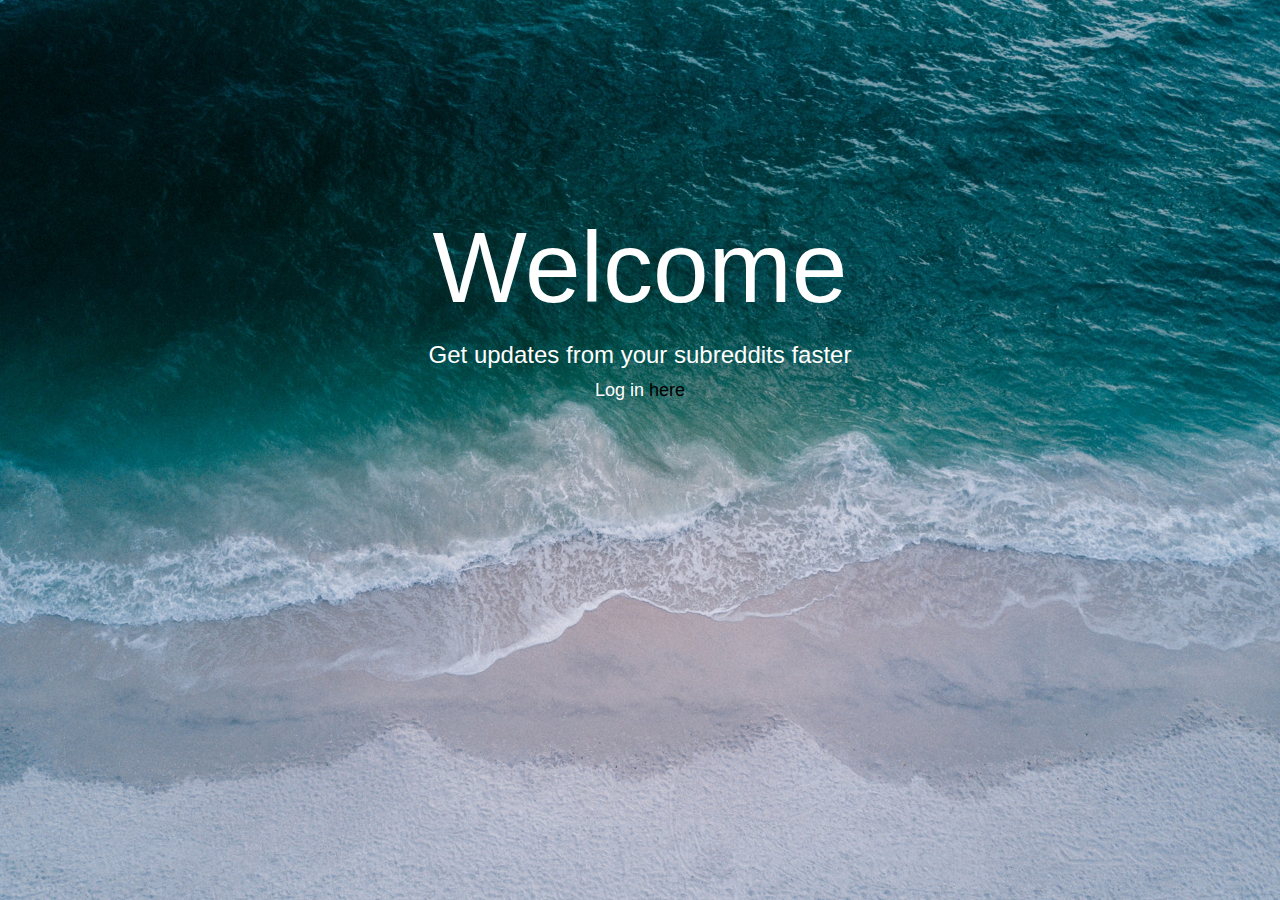
<file: index.html>
<!DOCTYPE html>
<html lang="en">
	<head>
		<meta charset="utf-8">
		<meta http-equiv="X-UA-Compatible" content="IE=edge">
		<meta name="viewport" content="width=device-width, initial-scale=1">
		<title>Reddit Bot</title>

		<!-- Font Awesome -->
		<link rel="stylesheet" href="">
		<!-- Bootstrap CSS -->
		<link rel="stylesheet" href="assets/plugins/bootstrap/css/bootstrap.min.css">
		<!-- Custom CSS -->
		<link rel="stylesheet" href="assets/css/style.css">
	</head>
	<body>
		<div class="col-xs-12 mar-t-50">
			<h1 class="banner_text text-center white-text">Welcome</h1>
			<h3 class="text-center white-text">Get updates from your subreddits faster</h3>
			<p class="text-center white-text f-18">Log in <a href="#" class="login_link black-text" data-toggle="modal" data-target="#loginModal">here</a></p>
		</div>
		<!-- login modal -->
		<div class="modal fade" id="loginModal" tabindex="-1" role="dialog" aria-labelledby="myModalLabel">
			<div class="modal-dialog">
				<div class="modal-content">
					<div class="modal-header">
						<button type="button" class="close" data-dismiss="modal" aria-label="Close">
							<span aria-hidden="true">&times;</span>
						</button>
					</div>
					<div class="modal-body">
						<div>
							<!-- Nav tabs -->
							<ul class="nav nav-tabs" role="tablist">
							    <li role="presentation" class="signup_tab active"><a href="#signUp" aria-controls="home" role="tab" data-toggle="tab">Sign Up</a></li>
							    <li role="presentation" class="login_tab"><a href="#profile" aria-controls="profile" role="tab" data-toggle="tab">Log In</a></li>
							</ul>

							<!-- Tab panes -->
							<div class="tab-content">
							    <div role="tabpanel" class="tab-pane active" id="signUp">
							    	<h1 class="signup text-center">Sign Up for Free</h1>
							    	<form action="options.html" name="declaration" id="signup" method="POST" 
										accept-charset="utf-8" data-parsley-validate="" data-parsley-ui-enabled="true" >
							    		<div class="row text-center">
								    		<div class="col-md-6">
								    			<input type="text" name="" placeholder="First Name*" autofocus required class="input-dim">
								    		</div>
								    		<div class="col-md-6">
								    			<input type="text" name="" placeholder="Last Name*" class="input-dim">
								    		</div>
								    	</div>
								    	<div class="row text-center">
								    		<div class="col-xs-12">
								    			<input type="email" name="" autofocus required placeholder="Email Address*" class="input-dim">
								    		</div>
								    	</div>
								    	<div class="row text-center">
								    		<div class="col-xs-12">
								    			<input type="password" name="" placeholder="Set a password" autofocus required class="input-dim">
								    		</div>
								    	</div>
								    	<div class="row">
								    		<div class="col-md-12">
								    			<button class="btn btn-block btn-start">Get Started</button>
								    		</div>
								    	</div>
							    	</form>
							    	
							    </div>
							    <div role="tabpanel" class="tab-pane" id="profile">
									<form action="options.html" name="declaration" id="signup" method="POST" 
										accept-charset="utf-8" data-parsley-validate="" data-parsley-ui-enabled="true">
						    			<h1 class="text-center">Log In here</h1>
						    			<div class="row m-t-30 text-center">
						    				<div class="col-md-12">
						    					<input type="email" name="" placeholder="Email *" autofocus required class="login-input">
						    				</div>
						    			</div>
						    			<div class="row text-center">
						    				<div class="col-md-12">
						    					<input type="password" name="" placeholder="password *" class="login-input">
						    				</div>
						    			</div>
						    			<div class="row text-center">
						    				<div class="col-md-10 col-md-offset-1">
						    					<button type="submit" class="btn btn-block btn-login f-18">Log in</button>
						    				</div>
						    			</div>
								    </form>
							    </div>
							</div>
						</div>
					</div>
					<div class="modal-footer">
						<button type="button" data-dismiss="modal" class="modal-close">Close</button>
					</div>
				</div>
			</div>
		</div>

		<!-- jQuery -->
		<script src="assets/plugins/bootstrap/js/jquery-3.2.1.min.js"></script>
		<!-- Bootstrap JavaScript -->
		<script src="assets/plugins/bootstrap/js/bootstrap.min.js"></script>
		<!-- Parsley JS -->
		<script src="./assets/plugins/parsley/parsley.min.js"></script>
		<script>
			$("#signup").parsley();
		</script>
		
	</body>
</html>
</file>
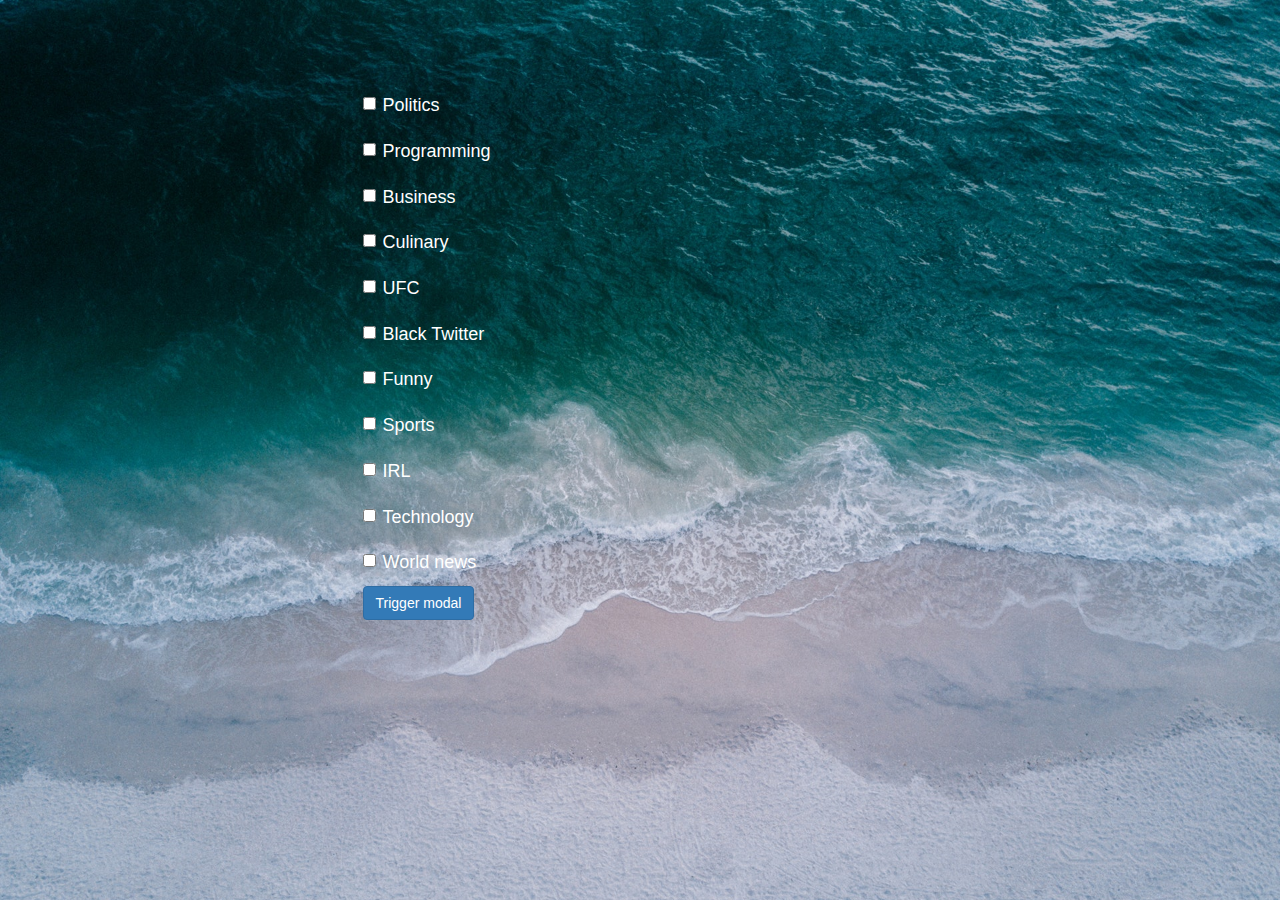
<file: options.html>
<!DOCTYPE html>
<html lang="en">
    <head>
        <meta charset="utf-8">
		<meta http-equiv="X-UA-Compatible" content="IE=edge">
		<meta name="viewport" content="width=device-width, initial-scale=1">
		<title>Reddit Bot</title>

		<!-- Font Awesome -->
		<link rel="stylesheet" href="">
		<!-- Bootstrap CSS -->
		<link rel="stylesheet" href="assets/plugins/bootstrap/css/bootstrap.min.css">
		<!-- Custom CSS -->
        <link rel="stylesheet" href="assets/css/style.css">
        
    </head>
    <body>
        <div class="container">
            <div class="row">
                <div class="col-sm-12 col-md-6 col-md-offset-3">
                    <div class="row mar-t-50">
                        <div class="col-md-12">
                            <form action="" name ="" method="POST" id="select_reddit" accept-charset="utf-8" data-parsley-validate="" data-parsley-ui-enabled="true">
                                <div class="row white-text f-18">
                                    <div class="col-md-12">
                                       <div class="checkbox">
                                            <label>
                                                <input type="checkbox" name="politics" value="1">
                                                Politics
                                            </label>
                                        </div>
                                    </div>
                                    <div class="col-md-12">
                                        <div class="checkbox">
                                            <label>
                                                <input type="checkbox" name="programming" value="2">
                                                Programming
                                            </label>
                                        </div>
                                    </div>
                                    <div class="col-md-12">
                                        <div class="checkbox">
                                            <label>
                                                <input type="checkbox" name="business" value="3">
                                                Business
                                            </label>
                                        </div>
                                    </div>
                                    <div class="col-md-12">
                                        <div class="checkbox">
                                            <label>
                                                <input type="checkbox" name="culinary" value="4">
                                                Culinary
                                            </label>
                                        </div>
                                    </div>
                                    <div class="col-md-12">
                                        <div class="checkbox">
                                            <label>
                                                <input type="checkbox" name="ufc" value="5">
                                                UFC
                                            </label>
                                        </div>
                                    </div>
                                    <div class="col-md-12">
                                        <div class="checkbox">
                                            <label>
                                                <input type="checkbox" name="bt" value="6">
                                                Black Twitter
                                            </label>
                                        </div>
                                    </div>
                                    <div class="col-md-12">
                                        <div class="checkbox">
                                            <label>
                                                <input type="checkbox" name="funny" value="7">
                                                Funny
                                            </label>
                                        </div>
                                    </div>
                                    <div class="col-md-12">
                                        <div class="checkbox">
                                            <label>
                                                <input type="checkbox" name="sports" value="8">
                                                Sports
                                            </label>
                                        </div>
                                    </div>
                                    <div class="col-md-12">
                                        <div class="checkbox">
                                            <label>
                                                <input type="checkbox" name="irl" value="9">
                                                IRL
                                            </label>
                                        </div>
                                    </div>
                                    <div class="col-md-12">
                                        <div class="checkbox">
                                            <label>
                                                <input type="checkbox" name="tech" value="10">
                                                Technology
                                            </label>
                                        </div>
                                    </div>
                                    <div class="col-md-12">
                                         <div class="checkbox">
                                            <label>
                                                <input type="checkbox" name="news" value="11">
                                                World news
                                            </label>
                                        </div>
                                    </div>
                                    <div class="col-md-12">
                                        <a class="btn btn-primary" data-toggle="modal" href='#modal-id'>Trigger modal</a>
                                    </div>
                                </div>
                            </form>
                        </div>
                    </div>
                    <!-- Frequency modal -->
                    <div class="modal fade" id="modal-id">
                        <div class="modal-dialog">
                            <div class="modal-content">
                                <div class="modal-header">
                                    <button type="button" class="close" data-dismiss="modal" aria-hidden="true">&times;</button>
                                    <h4 class="modal-title"> Choose update frequency</h4>
                                </div>
                                <div class="modal-body">
                                    <div id="display_msg"></div>

                                    <form action="" method="POST" role="form">
                                        <legend>Reddit Updates Frequency</legend>
                                        <div class="row">
                                            <div class="col-md-10 col-md-offset-1">
                                                <div class="col-md-4">
                                                    <label for="daily">Daily</label>
                                                    <input type="radio" id="daily" name="frequency">
                                                </div>
                                                <div class="col-md-4">
                                                    <label for="weekly">Weekly</label>
                                                    <input type="radio" id="weekly" name="frequency" >
                                                </div>
                                                <div class="col-md-4">
                                                    <label for="monthly">Monthly</label>
                                                    <input type="radio" id="monthly" name="frequency" >
                                                </div>
                                            </div>
                                        </div>
                                    </form>
                                    
                                </div>
                                <div class="modal-footer">
                                    <button type="button" class="btn btn-default" data-dismiss="modal">Close</button>
                                    <button type="button" class="btn btn-primary" id="saved">Save changes</button>
                                </div>
                            </div>
                        </div>
                    </div>
                    <!--/ Frequebcy modal -->
                   
                </div>
            </div>
        </div>
        
        <!-- jQuery -->
		<script src="assets/plugins/bootstrap/js/jquery-3.2.1.min.js"></script>
		<!-- Bootstrap JavaScript -->
        <script src="assets/plugins/bootstrap/js/bootstrap.min.js"></script>
        <!-- Parsley JS -->
        <script src="assets/plugins/parsley/parsley.min.js"></script>
        <!-- Main JS -->
        <script src="assets/js/main.js"></script>
    </body>
</html>
</file>
<file: assets/css/style.css>
*{
	margin:0;
	padding: 0;
	box-sizing: border-box;
}
html,
body{
	height: 100%;
	font-size: 15px;
}
body{
	background-image: url('../images/pexels-photo-386148.jpeg');
	height:662px;
	background-size: cover;
	background-repeat: no-repeat;
}
.white-text{
	color:#FFF;
}
.black-text{
	color:black;
}
.f-18{
	font-size: 18px;
}
.m-t-30{
	margin-top: 30px;
}
.mar-t-50{
	margin-top:15%;
}
.banner_text{
	font-size:100px;
}

a.login_link:hover{
	color:white;
}
.modal-content{
	background:#fff;
}
h1.signup{
	color:#24333C;
	margin-bottom: 30px;
}
.input-dim{
	width:100%;
	height: 40px;
	border-radius:4px;
	border-width:0px;
	border:1px solid #fff;
	margin-bottom:20px;
	padding-left: 10px;
	background: #24333C;
	color: #FFF;
}
.c-green{
	color:#1AB188;
}
.bg-dark{
	background:#24333C;
}
.btn-login{
	background: #1AB188;
	color: #fff;
	width: 100%;
}
.btn-start{
	background:#1AB188;
	height: 40px;
	border-radius: 0px;
	color: #fff;
}
.login-input{
	width:80%;
	color: #fff;
	height: 40px;
	font-size: 18px;
	background: #24333C;
	margin-bottom: 20px;
	border-radius: 4px;
	border-width: 0px;
	border:1px solid #fff;
	padding-left: 10px;
}
button.modal-close{
	width: 80PX;
    height: 40PX;
    background: #24333c;
    border-width: 0px;
    color: #fff;
}
li.signup_tab, li.login_tab{
	width: 50%;
	text-align: center;

}
li.signup_tab a, li.login_tab a{
	color:#1AB188 !important;
}
li.signup_tab a.active{
	border: 1px solid #24333C !important;
	
}
.nav-tabs>li>a:hover{
	border-color: #eee #eee #ddd;
	background: #1AB188 !important;
	color: #fff !important;
}

.nav-tabs>li.active>a{
	border: 1px solid #24333C !important;
	background: #24333C !important;
	color: #1AB188;
}
</file>
